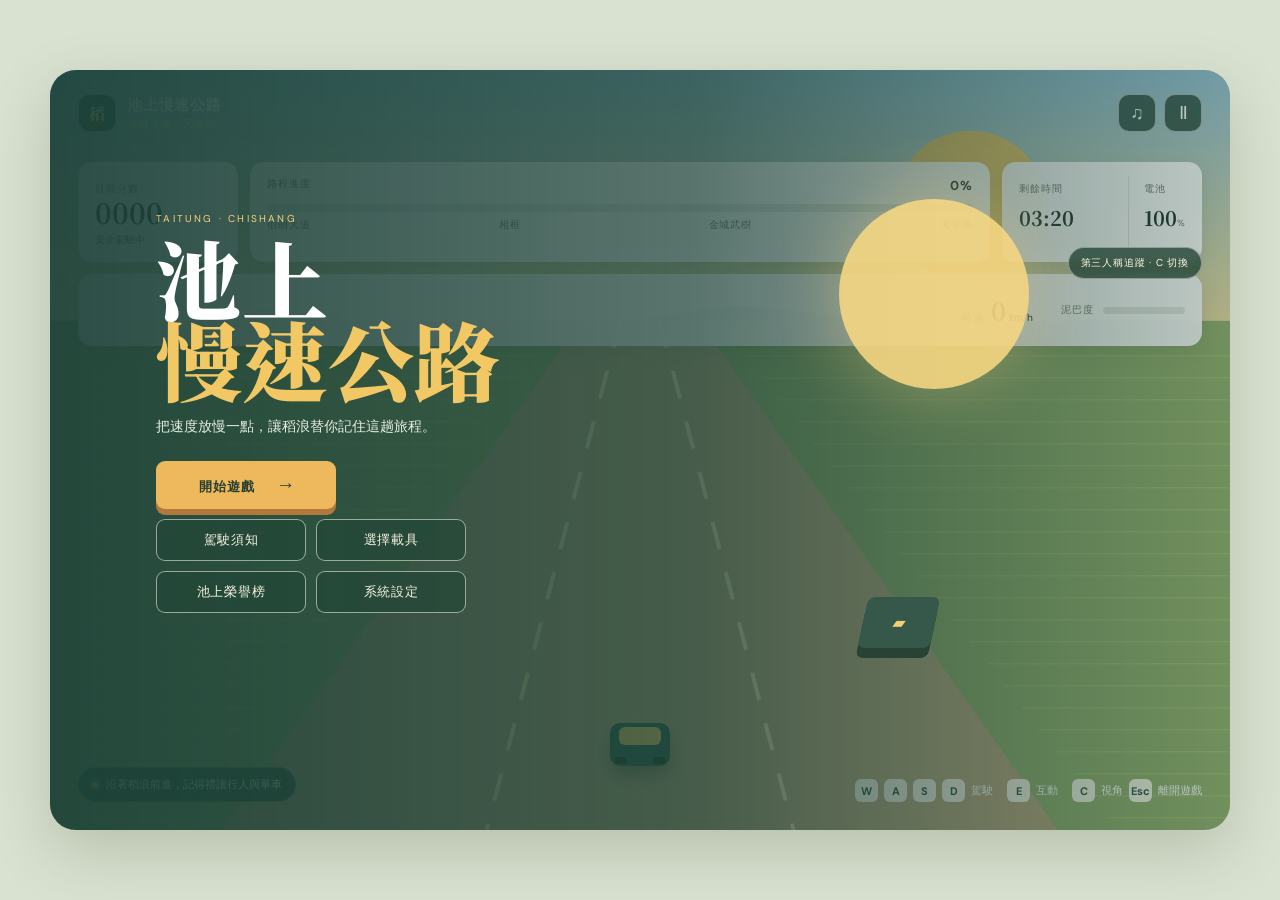
<file: game/index.html>
<!doctype html>
<html lang="zh-Hant">
<head>
  <meta charset="UTF-8">
  <meta name="viewport" content="width=device-width, initial-scale=1.0">
  <title>池上慢速公路</title>
  <link rel="stylesheet" href="style.css">
</head>
<body>
  <main class="game-shell">
    <section class="game-stage" aria-label="池上伯朗大道駕駛遊戲">
      <canvas id="gameCanvas"></canvas>
      <div class="topbar"><div class="brand"><span class="brand-mark">稻</span><div><strong>池上慢速公路</strong><small>伯朗大道 · 天堂路</small></div></div><div class="top-actions"><button class="icon-btn" id="soundBtn" title="切換音效">♫</button><button class="icon-btn" id="pauseBtn" title="暫停遊戲">Ⅱ</button></div></div>
      <div class="hud" id="gameHud"><div class="hud-card score-card"><span>目前分數</span><strong id="score">0000</strong><em id="combo">安全駕駛中</em></div><div class="hud-card progress-card"><div class="hud-label"><span>路程進度</span><b id="distanceLabel">0%</b></div><div class="progress-track"><i id="distanceBar"></i></div><div class="route-label"><span>伯朗大道</span><span>相框</span><span>金城武樹</span><span>天堂路</span></div></div><div class="hud-card stat-card"><div><span>剩餘時間</span><strong id="time">03:20</strong></div><div><span>電池</span><strong id="hp">100<small>%</small></strong></div></div><div class="hud-card drive-card"><div><span>時速</span><strong id="speed">0<small> km/h</small></strong></div><div class="mud-meter"><span>泥巴度</span><i><b id="mudBar"></b></i></div></div></div>
      <div class="toast" id="toast" role="status"></div><div class="score-pop" id="scorePop"></div><div class="camera-badge" id="cameraBadge">追蹤視角 · C 切換</div><div class="mud-overlay" id="mudOverlay"></div><div class="first-person-overlay" id="firstPersonOverlay"></div><div class="event-strip" id="eventStrip"><span class="event-dot"></span><span id="eventText">沿著稻浪前進，記得禮讓行人與單車</span></div><div class="controls-hint" id="controlsHint"><span class="key">W</span><span class="key">A</span><span class="key">S</span><span class="key">D</span><span>駕駛</span><span class="key photo">E</span><span>互動</span><span class="key camera">C</span><span>視角</span><span class="key escape">Esc</span><span>離開遊戲</span></div>
      <div class="screen-layer active" id="mainMenu"><div class="menu-art"><div class="sun-disc"></div><div class="floating-car">▰</div></div><div class="menu-copy"><div class="eyebrow">TAITUNG · CHISHANG</div><h1>池上<br><i>慢速公路</i></h1><p>把速度放慢一點，讓稻浪替你記住這趟旅程。</p><div class="menu-buttons"><button class="primary-btn" id="startBtn">開始遊戲 <span>→</span></button><button class="ghost-btn" id="tutorialBtn">駕駛須知</button><button class="ghost-btn" id="garageBtn">選擇載具</button><button class="ghost-btn" id="leaderboardBtn">池上榮譽榜</button><button class="ghost-btn" id="settingsBtn">系統設定</button></div></div></div>
      <div class="screen-layer" id="tutorialScreen"><div class="panel wide-panel"><div class="eyebrow">HOW TO PLAY <span id="tutorialCount">01 / 03</span></div><h2 id="tutorialTitle">操作與控制</h2><div class="tutorial-card" id="tutorialCard"></div><div class="panel-actions"><button class="ghost-btn" id="tutorialBack">返回</button><button class="primary-btn" id="tutorialNext">下一頁 <span>→</span></button></div></div></div>
      <div class="screen-layer" id="garageScreen"><div class="panel garage-panel"><div class="eyebrow">GARAGE · 選擇你的節奏</div><h2>挑一台適合池上的車</h2><div class="vehicle-grid" id="vehicleGrid"></div><div class="panel-actions"><button class="ghost-btn" id="garageBack">返回</button><button class="primary-btn" id="garageStart">駕駛這台 <span>→</span></button></div></div></div>
      <div class="screen-layer" id="leaderboardScreen"><div class="panel small-panel"><div class="eyebrow">CHISHANG HONOR ROLL</div><h2>池上榮譽榜</h2><div class="leader-list"><div><b>01</b><span>稻浪旅人</span><strong>8,420</strong></div><div><b>02</b><span>金城武的風</span><strong>7,180</strong></div><div><b>03</b><span>阿嬤奉茶</span><strong>6,540</strong></div><div class="current"><b>YOU</b><span>準備出發</span><strong>---</strong></div></div><button class="ghost-btn" data-menu="mainMenu">返回主畫面</button></div></div>
      <div class="screen-layer" id="settingsScreen"><div class="panel small-panel"><div class="eyebrow">SETTINGS</div><h2>系統設定</h2><label class="setting-row"><span>音效</span><input id="soundToggle" type="checkbox" checked><b></b></label><label class="setting-row"><span>畫面震動</span><input id="shakeToggle" type="checkbox" checked><b></b></label><label class="setting-row"><span>觸控操作</span><input id="touchToggle" type="checkbox" checked><b></b></label><button class="ghost-btn" data-menu="mainMenu">返回主畫面</button></div></div>
      <div class="pause-screen hidden" id="pauseScreen"><div class="pause-panel"><span class="eyebrow">PAUSED</span><h2>先看看稻浪</h2><p>準備好了就繼續上路。</p><button class="primary-btn" id="resumeBtn">繼續駕駛 <span>→</span></button></div></div>
      <div class="result-screen hidden" id="resultScreen"><div clas  s="result-panel"><span class="eyebrow" id="resultEyebrow">ARRIVAL</span><h2 id="resultTitle">抵達天堂路終點</h2><div class="rank" id="rank">A</div><p id="resultMessage">這趟路，開得很有池上的節奏。</p><div class="result-stats"><div><span>總分</span><strong id="finalScore">0</strong></div><div><span>完美閃避</span><strong id="finalNearMiss">0</strong></div><div><span>打卡完成</span><strong id="finalPhotos">0/2</strong></div><div><span>事故扣分</span><strong id="finalPenalties">0</strong></div></div><button class="primary-btn" id="restartBtn">再走一趟 <span>↻</span></button><button class="ghost-btn" id="resultMenu">返回主畫面</button></div></div>
    </section>
  </main>
  <script src="script.js"></script>
</body>
</html>
</file>
<file: game/style.css>
@import url('https://fonts.googleapis.com/css2?family=DM+Sans:wght@400;500;700&family=Noto+Serif+TC:wght@500;700;900&display=swap');
.vehicle-classic{color:#e5c264;background:linear-gradient(145deg,#5f8d6d,#2d5647)}.vehicle-van{color:#eef0e8;background:linear-gradient(145deg,#89919b,#454d57)}.vehicle-scooter{color:#ffd18a;background:linear-gradient(145deg,#c97858,#743d36)}
.speed-lines{position:absolute;z-index:2;inset:0;pointer-events:none;opacity:0;background:linear-gradient(90deg,transparent 0 18%,#ffffff22 22% 22.3%,transparent 27% 73%,#ffffff22 77.7% 78%,transparent 82%);mix-blend-mode:screen;transition:opacity .25s}
.first-person-car{position:absolute;z-index:5;left:50%;bottom:76px;width:132px;height:58px;transform:translateX(-50%);border-radius:28px 28px 10px 10px;background:linear-gradient(180deg,#e7ca70 0 25%,#315b4b 26% 100%);box-shadow:0 10px 20px #172f2b66, inset 0 5px 0 #ffffff55;pointer-events:none;opacity:0;transition:opacity .15s}.first-person-car:before{content:'';position:absolute;left:21px;right:21px;top:10px;height:22px;border-radius:12px 12px 3px 3px;background:#263c36cc;border:2px solid #e9d486}.first-person-car:after{content:'';position:absolute;left:10px;right:10px;bottom:-5px;height:11px;border-radius:50%;background:#1f302c;box-shadow:92px 0 #1f302c}.camera-first .first-person-car{opacity:1}@media(max-width:700px){.first-person-car{bottom:70px;width:104px;height:48px}.first-person-car:before{left:16px;right:16px}}
.first-person-overlay{visibility:hidden}.camera-first .first-person-overlay{visibility:visible}
.lane-indicator{position:absolute;z-index:6;top:218px;right:28px;width:112px;padding:9px 11px;border:1px solid #fff5;background:#18392dcc;border-radius:12px;color:#fff8df;opacity:0;transform:translateY(-4px);transition:opacity .2s,transform .2s;pointer-events:none}.lane-indicator.active{opacity:1;transform:translateY(0)}.lane-indicator small,.lane-indicator strong{display:block}.lane-indicator small{font-size:8px;color:#c8d7c0;letter-spacing:.12em}.lane-indicator strong{margin:2px 0 7px;font:700 16px 'Noto Serif TC',serif}.lane-indicator i{display:flex;gap:4px;height:17px}.lane-indicator i b{flex:1;border-radius:3px;background:#ffffff40}.lane-indicator i b.current{background:#f1c65e;box-shadow:0 0 8px #f1c65e99}@media(max-width:700px){.lane-indicator{top:196px;right:16px;width:100px}.lane-indicator strong{font-size:14px}}
.lane-indicator i{position:relative;display:block;height:5px;margin-top:10px;border-radius:5px;background:#ffffff45}.lane-indicator i b{position:absolute;top:50%;left:50%;width:13px;height:13px;transform:translate(-50%,-50%);border-radius:50%;background:#f1c65e;box-shadow:0 0 9px #f1c65eaa}.lane-indicator i b.current{background:#f1c65e}
.camera-first .first-person-overlay{background:linear-gradient(180deg,#87aab01c 0 54%,transparent 55%),linear-gradient(90deg,#172d29b8 0 5%,transparent 12% 88%,#172d29b8 95% 100%),linear-gradient(180deg,transparent 58%,#172d29e8 100%);box-shadow:inset 0 0 80px #10272299}.camera-first .first-person-overlay:after{content:attr(data-speed);text-shadow:0 0 8px #e9d27d99}.camera-first .first-person-overlay:before{box-shadow:-145px 4px 0 -2px #273a34,145px 4px 0 -2px #273a34}
.camera-badge{position:absolute;z-index:6;top:177px;right:28px;padding:8px 12px;border:1px solid #fff6;background:#234436c9;border-radius:20px;color:#fff8df;font-size:10px;letter-spacing:.08em;backdrop-filter:blur(4px)}.mud-overlay{position:absolute;z-index:2;inset:0;pointer-events:none;opacity:0;background:radial-gradient(ellipse at 50% 100%,#6f4825cc 0 12%,#8b5b3799 24%,transparent 55%);mix-blend-mode:multiply;transition:opacity .2s}.first-person-overlay{position:absolute;z-index:2;inset:0;pointer-events:none;display:none;background:linear-gradient(180deg,transparent 60%,#172d29cc 100%)}.first-person-overlay:before{content:'';position:absolute;left:50%;bottom:16px;width:220px;height:86px;transform:translateX(-50%);border:7px solid #273a34;border-bottom:0;border-radius:100px 100px 0 0;background:linear-gradient(180deg,#66756b,#263b35)}.first-person-overlay:after{content:'◜  0 km/h  ◝';position:absolute;left:50%;bottom:38px;transform:translateX(-50%);color:#e9d27d;font:700 16px 'DM Sans'}.camera-first .first-person-overlay{display:block}.camera-first .camera-badge{background:#2b5260d9}.camera-overhead .camera-badge{background:#655a2bd9}.camera-overhead .game-stage:after{content:'俯瞰追蹤 · 20m 視野';position:absolute;z-index:6;top:177px;right:28px;padding:8px 12px;color:#fff8df;font-size:10px;display:none}.skid-mark{position:absolute;height:3px;background:#25312ccc;border-radius:4px;transform-origin:left center;pointer-events:none}.camera{margin-left:8px}.green{color:#2f765a}.red{color:#b84d3b}@media(max-width:700px){.camera-badge{top:158px;right:16px}.first-person-overlay:before{width:150px;height:60px}.first-person-overlay:after{bottom:27px;font-size:12px}}
.screen-layer{position:absolute;z-index:4;inset:0;display:none;overflow:auto;background:linear-gradient(90deg,#1b4037ed,#1b4037b8 55%,#1b403744)}.screen-layer.active{display:block}.menu-art{position:absolute;inset:0;pointer-events:none}.menu-art .sun-disc{position:absolute;right:17%;top:17%;width:190px;height:190px;border-radius:50%;background:#f6d782;box-shadow:0 0 70px #f5d58366}.floating-car{position:absolute;right:25%;bottom:24%;padding:15px 30px;color:#f4cd72;background:#35584b;border-radius:7px;transform:skew(-12deg);box-shadow:0 10px 0 #284336;animation:floatCar 4s ease-in-out infinite}@keyframes floatCar{50%{transform:translate(30px,-9px) skew(-12deg)}}.menu-copy{position:relative;margin:12% 0 0 9%;color:#fff;max-width:430px}.menu-copy h1{font:900 clamp(48px,7vw,86px)/.95 'Noto Serif TC',serif;margin:12px 0 17px}.menu-copy h1 i{color:#f2c865;font-style:normal}.menu-copy p{font-size:14px;color:#e8eee2;margin-bottom:25px}.menu-buttons{display:grid;grid-template-columns:150px 150px;gap:10px}.menu-buttons .primary-btn{grid-column:1/-1;width:180px}.ghost-btn{border:1px solid #e8efd799;background:#214637aa;color:#f6f2df;padding:11px 16px;border-radius:9px;font-weight:500;letter-spacing:.06em;cursor:pointer}.ghost-btn:hover{background:#35654fa8}.panel{position:relative;margin:6% auto;width:min(820px,calc(100% - 40px));padding:31px 35px;background:#fffdf2;color:var(--ink);border-radius:18px;box-shadow:0 20px 60px #19392c55}.panel h2{font:700 32px 'Noto Serif TC',serif;margin:9px 0 20px}.wide-panel{min-height:425px}.tutorial-card{min-height:210px;display:grid;align-content:center;gap:11px;padding:28px;background:#e9f0de;border-radius:14px;border-left:5px solid var(--sun);font-size:15px;line-height:1.7}.panel-actions{display:flex;justify-content:flex-end;gap:10px;margin-top:19px}.panel-actions .ghost-btn{color:var(--ink);border-color:#c6d1c0;background:transparent}.garage-panel{width:min(1030px,calc(100% - 40px))}.vehicle-grid{display:grid;grid-template-columns:repeat(3,1fr);gap:13px}.vehicle-card{padding:18px;border:2px solid #dce4d6;border-radius:13px;background:#f8f8ed;cursor:pointer;transition:.2s}.vehicle-card.selected{border-color:#d69f43;background:#fff4d3;transform:translateY(-4px);box-shadow:0 8px 18px #8b6e2a25}.vehicle-visual{display:grid;place-items:center;height:105px;color:#e5c264;background:linear-gradient(145deg,#5f8d6d,#2d5647);border-radius:10px;font-size:42px;margin-bottom:13px}.vehicle-card h3{font:700 18px 'Noto Serif TC',serif;margin:5px 0}.vehicle-card p{font-size:11px;color:#758276;min-height:34px}.stats-lines{font-size:10px;color:#56705d;line-height:1.9}.small-panel{width:min(460px,calc(100% - 40px));text-align:center}.leader-list{margin:20px 0;text-align:left}.leader-list div{display:grid;grid-template-columns:45px 1fr auto;gap:8px;align-items:center;padding:12px 4px;border-bottom:1px solid #e3e6db;font-size:13px}.leader-list b{color:#a47b38;font-size:11px}.leader-list strong{font-family:'Noto Serif TC',serif}.leader-list .current{color:#bd6849}.setting-row{display:flex;align-items:center;justify-content:space-between;padding:16px 4px;border-bottom:1px solid #e3e6db;font-size:13px}.setting-row input{display:none}.setting-row b{width:40px;height:22px;border-radius:20px;background:#b6c1b5;position:relative}.setting-row b:after{content:'';position:absolute;width:16px;height:16px;top:3px;left:3px;border-radius:50%;background:#fff;transition:.2s}.setting-row input:checked+b{background:#4b815e}.setting-row input:checked+b:after{left:21px}.hud{grid-template-columns:150px 1fr 185px}.drive-card{grid-column:1/-1;display:flex;align-items:center;justify-content:flex-end;gap:28px;min-height:48px;padding:9px 15px}.drive-card strong{font:700 25px 'Noto Serif TC',serif;margin-left:7px}.drive-card small{font:500 10px 'DM Sans'}.mud-meter{display:flex;align-items:center;gap:9px;font-size:10px;color:#758276}.mud-meter i{display:block;width:82px;height:7px;background:#e3e8df;border-radius:8px;overflow:hidden}.mud-meter b{display:block;width:0;height:100%;background:#946b42;transition:width .2s}.score-pop{position:absolute;z-index:6;top:35%;left:50%;font:900 26px 'Noto Serif TC',serif;opacity:0;pointer-events:none}.score-pop.show{animation:scorePop 1s ease both}@keyframes scorePop{0%{opacity:0;transform:translateY(12px)}25%,70%{opacity:1;transform:translateY(0)}100%{opacity:0;transform:translateY(-28px)}}.result-screen{z-index:8}.result-stats{display:grid;grid-template-columns:repeat(4,1fr);gap:8px}.result-panel .ghost-btn{color:var(--ink);border-color:#ccd5c7;background:transparent;margin-top:10px}.route-label{font-size:8px}.hidden{display:none!important}@media(max-width:700px){.menu-copy{margin:28% 0 0 9%}.menu-copy h1{font-size:52px}.menu-art .sun-disc{right:-2%;top:19%;width:130px;height:130px}.floating-car{right:10%;bottom:19%}.menu-buttons{grid-template-columns:140px 140px}.panel{margin:18% auto;padding:24px 20px}.vehicle-grid{grid-template-columns:1fr}.vehicle-card{display:grid;grid-template-columns:80px 1fr;gap:10px;padding:10px}.vehicle-visual{grid-row:span 3;height:90px;margin:0}.vehicle-card p{min-height:0}.drive-card{grid-column:1/-1;grid-row:3;min-height:42px}.result-stats{grid-template-columns:repeat(2,1fr)}.controls-hint{font-size:9px}.hud{top:74px}}
:root{--ink:#23352f;--cream:#f8f4ea;--sun:#f1bd54;--green:#487a58;--road:#b8a47e;--line:#f7e7bc;--coral:#d7684b}*{box-sizing:border-box}body{margin:0;background:#d9e1d0;color:var(--ink);font-family:'DM Sans','Noto Sans TC',sans-serif}.game-shell{min-height:100vh;display:grid;place-items:center;padding:20px}.game-stage{position:relative;width:min(1180px,100%);height:min(760px,calc(100vh - 40px));min-height:600px;overflow:hidden;border-radius:26px;background:#abc8a8;box-shadow:0 22px 60px #3e553838}.game-stage canvas{position:absolute;inset:0;width:100%;height:100%}.topbar,.hud,.controls-hint,.event-strip{position:absolute;z-index:3}.topbar{top:24px;left:28px;right:28px;display:flex;justify-content:space-between;align-items:center}.brand{display:flex;gap:11px;align-items:center}.brand-mark{display:grid;place-items:center;width:38px;height:38px;border:1px solid #ffffff80;border-radius:11px;background:#264638d9;color:#f8db8b;font-family:'Noto Serif TC',serif;font-weight:900}.brand strong,.brand small{display:block}.brand strong{font-size:15px;letter-spacing:.05em;color:#fff}.brand small{font-size:10px;color:#fffba9c7;margin-top:2px;letter-spacing:.12em}.top-actions{display:flex;gap:8px}.icon-btn{border:1px solid #fff8;background:#254536c9;color:#fff;font-size:18px;width:38px;height:38px;border-radius:11px;cursor:pointer}.hud{top:92px;left:28px;right:28px;display:grid;grid-template-columns:160px 1fr 200px;gap:12px}.hud-card{min-height:72px;background:#fffffff0;border:1px solid #ffffff88;border-radius:14px;padding:13px 16px;box-shadow:0 7px 18px #43583d22}.hud-card span,.hud-label{font-size:10px;color:#758276;letter-spacing:.09em;text-transform:uppercase}.score-card strong{display:block;font-family:'Noto Serif TC',serif;font-size:28px;line-height:30px}.score-card em{font-style:normal;font-size:10px;color:var(--green)}.progress-card{padding-top:14px}.hud-label{display:flex;justify-content:space-between}.hud-label b{font-size:13px;color:var(--ink)}.progress-track{height:8px;background:#e3e8df;border-radius:10px;overflow:hidden;margin:10px 0 6px}.progress-track i{display:block;height:100%;width:0;background:var(--green);border-radius:inherit;transition:width .2s}.route-label{display:flex;justify-content:space-between;font-size:9px;color:#899589}.stat-card{display:flex;justify-content:space-between;gap:10px}.stat-card div+div{border-left:1px solid #dde3da;padding-left:15px}.stat-card strong{display:block;margin-top:6px;font-family:'Noto Serif TC',serif;font-size:20px}.stat-card small{font:500 9px 'DM Sans';color:#7a887c}.event-strip{bottom:28px;left:28px;display:flex;align-items:center;gap:8px;padding:9px 13px;color:#fff;background:#234436cf;border:1px solid #ffffff36;border-radius:30px;font-size:11px;backdrop-filter:blur(5px)}.event-dot{width:6px;height:6px;background:#f2bd54;border-radius:50%;box-shadow:0 0 0 4px #f2bd5433}.controls-hint{right:28px;bottom:28px;display:flex;align-items:center;gap:6px;color:#fff;font-size:11px}.key{display:grid;place-items:center;width:23px;height:23px;background:#fffdf1d9;color:#355347;border-radius:6px;font-weight:bold}.photo{margin-left:8px}.toast{position:absolute;z-index:5;top:49%;left:50%;transform:translate(-50%,-50%) scale(.8);padding:12px 21px;border-radius:30px;background:#fffdf0;color:#234436;font-family:'Noto Serif TC',serif;font-weight:bold;opacity:0;pointer-events:none;white-space:nowrap;box-shadow:0 9px 25px #243d2c2b}.toast.show{animation:toast 1.7s ease both}@keyframes toast{0%{opacity:0;transform:translate(-50%,-50%) scale(.8)}15%,75%{opacity:1;transform:translate(-50%,-50%) scale(1)}100%{opacity:0;transform:translate(-50%,-50%) scale(1)}}.start-screen,.pause-screen,.result-screen{position:absolute;z-index:4;inset:0;display:grid;place-items:center;background:linear-gradient(90deg,#1d4037df 0%,#1d4037b3 48%,#1d403744 100%)}.start-copy{position:absolute;left:9%;top:21%;color:#fff}.eyebrow{font-size:10px;letter-spacing:.22em;color:#f4d27c}.start-copy h1{font:900 clamp(48px,7vw,86px)/.95 'Noto Serif TC',serif;letter-spacing:-.02em;margin:12px 0 17px}.start-copy h1 i{color:#f2c865;font-style:normal}.start-copy p{font-size:14px;color:#e8eee2;margin:0 0 28px}.primary-btn{border:0;background:#eeb95c;color:#263e32;padding:13px 18px 13px 21px;border-radius:9px;font-weight:bold;letter-spacing:.08em;cursor:pointer;box-shadow:0 6px 0 #b2793d;transition:transform .15s,box-shadow .15s}.primary-btn span{font-size:19px;margin-left:16px}.primary-btn:hover{transform:translateY(-2px);box-shadow:0 8px 0 #b2793d}.rule-row{display:flex;gap:10px;margin-top:21px;color:#d6e4d2;font-size:11px}.sun-disc{position:absolute;top:18%;right:19%;width:180px;height:180px;border-radius:50%;background:#f6d782;opacity:.9;box-shadow:0 0 70px #f5d58366}.mini-road{position:absolute;right:12%;bottom:14%;width:260px;height:80px;border-bottom:2px solid #f4e9ba;color:#fff;font-size:11px}.mini-road span{position:absolute;right:0;top:0}.mini-car{position:absolute;bottom:9px;left:50%;padding:9px 17px;color:#f4cd72;background:#35584b;border-radius:5px;transform:skew(-12deg);box-shadow:0 8px 0 #284336}.pause-panel,.result-panel{background:#fffdf2;color:var(--ink);text-align:center;border-radius:18px;padding:34px 40px;min-width:320px;box-shadow:0 18px 50px #19392c44}.pause-panel h2,.result-panel h2{font:700 32px 'Noto Serif TC',serif;margin:9px 0}.pause-panel p,.result-panel p{font-size:13px;color:#728175;margin:0 0 23px}.hidden{display:none!important}.rank{font:900 74px 'Noto Serif TC',serif;color:var(--coral);line-height:1;margin:11px}.result-stats{display:flex;gap:18px;padding:16px 0;margin-bottom:15px;border-top:1px solid #e4e5d9;border-bottom:1px solid #e4e5d9}.result-stats div{min-width:75px}.result-stats span{font-size:10px;color:#7b897c;display:block}.result-stats strong{font:700 22px 'Noto Serif TC',serif;display:block;margin-top:5px}@media(max-width:700px){.game-shell{padding:0}.game-stage{height:100vh;min-height:560px;border-radius:0}.topbar{top:16px;left:16px;right:16px}.hud{top:74px;left:16px;right:16px;grid-template-columns:1fr 1fr;gap:7px}.score-card{grid-column:1}.progress-card{grid-column:1/-1;grid-row:2}.stat-card{grid-column:2;grid-row:1}.hud-card{padding:10px 12px;min-height:63px}.score-card strong{font-size:23px;line-height:23px}.stat-card strong{font-size:17px}.start-copy{left:9%;top:25%}.start-copy h1{font-size:52px}.start-copy p{max-width:230px;line-height:1.6}.sun-disc{right:-2%;top:19%;width:130px;height:130px}.mini-road{right:7%;bottom:21%;width:180px}.event-strip{left:16px;bottom:18px;right:16px;font-size:10px}.controls-hint{right:16px;bottom:61px}.result-panel,.pause-panel{min-width:calc(100% - 42px);padding:28px 20px}}
</file>
